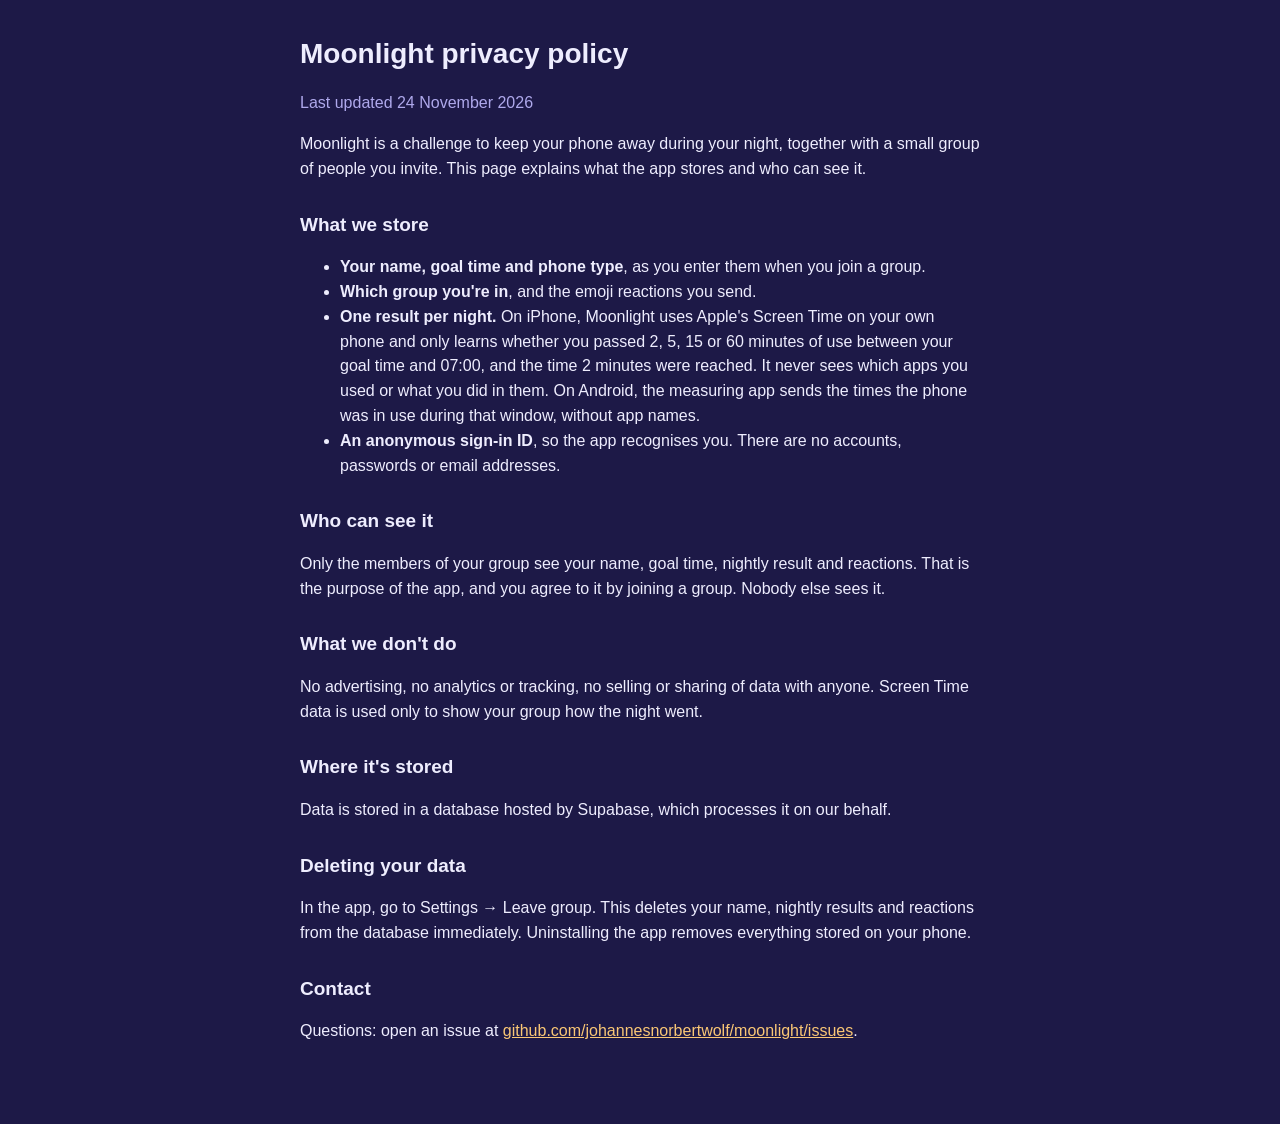
<file: web/privacy.html>
<!doctype html>
<html lang="en">
<head>
  <meta charset="utf-8">
  <meta name="viewport" content="width=device-width, initial-scale=1">
  <title>Moonlight privacy policy</title>
  <link rel="icon" href="icon.svg" type="image/svg+xml">
  <style>
    :root { --bg: #1d1947; --text: #eeedfe; --text-2: #afa9ec; --moon: #fac775; }
    body { margin: 0; background: var(--bg); color: var(--text); font: 16px/1.55 -apple-system, BlinkMacSystemFont, "Segoe UI", sans-serif; }
    main { max-width: 680px; margin: 0 auto; padding: 32px 16px 64px; }
    h1 { font-size: 28px; margin: 0 0 4px; }
    h2 { font-size: 19px; margin: 28px 0 8px; }
    p, li { color: var(--text); }
    .muted { color: var(--text-2); }
    a { color: var(--moon); }
  </style>
</head>
<body>
<main>
  <h1>Moonlight privacy policy</h1>
  <p class="muted">Last updated 24 November 2026</p>

  <p>Moonlight is a challenge to keep your phone away during your night, together with a small group of people you invite. This page explains what the app stores and who can see it.</p>

  <h2>What we store</h2>
  <ul>
    <li><strong>Your name, goal time and phone type</strong>, as you enter them when you join a group.</li>
    <li><strong>Which group you're in</strong>, and the emoji reactions you send.</li>
    <li><strong>One result per night.</strong> On iPhone, Moonlight uses Apple's Screen Time on your own phone and only learns whether you passed 2, 5, 15 or 60 minutes of use between your goal time and 07:00, and the time 2 minutes were reached. It never sees which apps you used or what you did in them. On Android, the measuring app sends the times the phone was in use during that window, without app names.</li>
    <li><strong>An anonymous sign-in ID</strong>, so the app recognises you. There are no accounts, passwords or email addresses.</li>
  </ul>

  <h2>Who can see it</h2>
  <p>Only the members of your group see your name, goal time, nightly result and reactions. That is the purpose of the app, and you agree to it by joining a group. Nobody else sees it.</p>

  <h2>What we don't do</h2>
  <p>No advertising, no analytics or tracking, no selling or sharing of data with anyone. Screen Time data is used only to show your group how the night went.</p>

  <h2>Where it's stored</h2>
  <p>Data is stored in a database hosted by Supabase, which processes it on our behalf.</p>

  <h2>Deleting your data</h2>
  <p>In the app, go to Settings → Leave group. This deletes your name, nightly results and reactions from the database immediately. Uninstalling the app removes everything stored on your phone.</p>

  <h2>Contact</h2>
  <p>Questions: open an issue at <a href="https://github.com/johannesnorbertwolf/moonlight/issues">github.com/johannesnorbertwolf/moonlight/issues</a>.</p>
</main>
</body>
</html>
</file>
